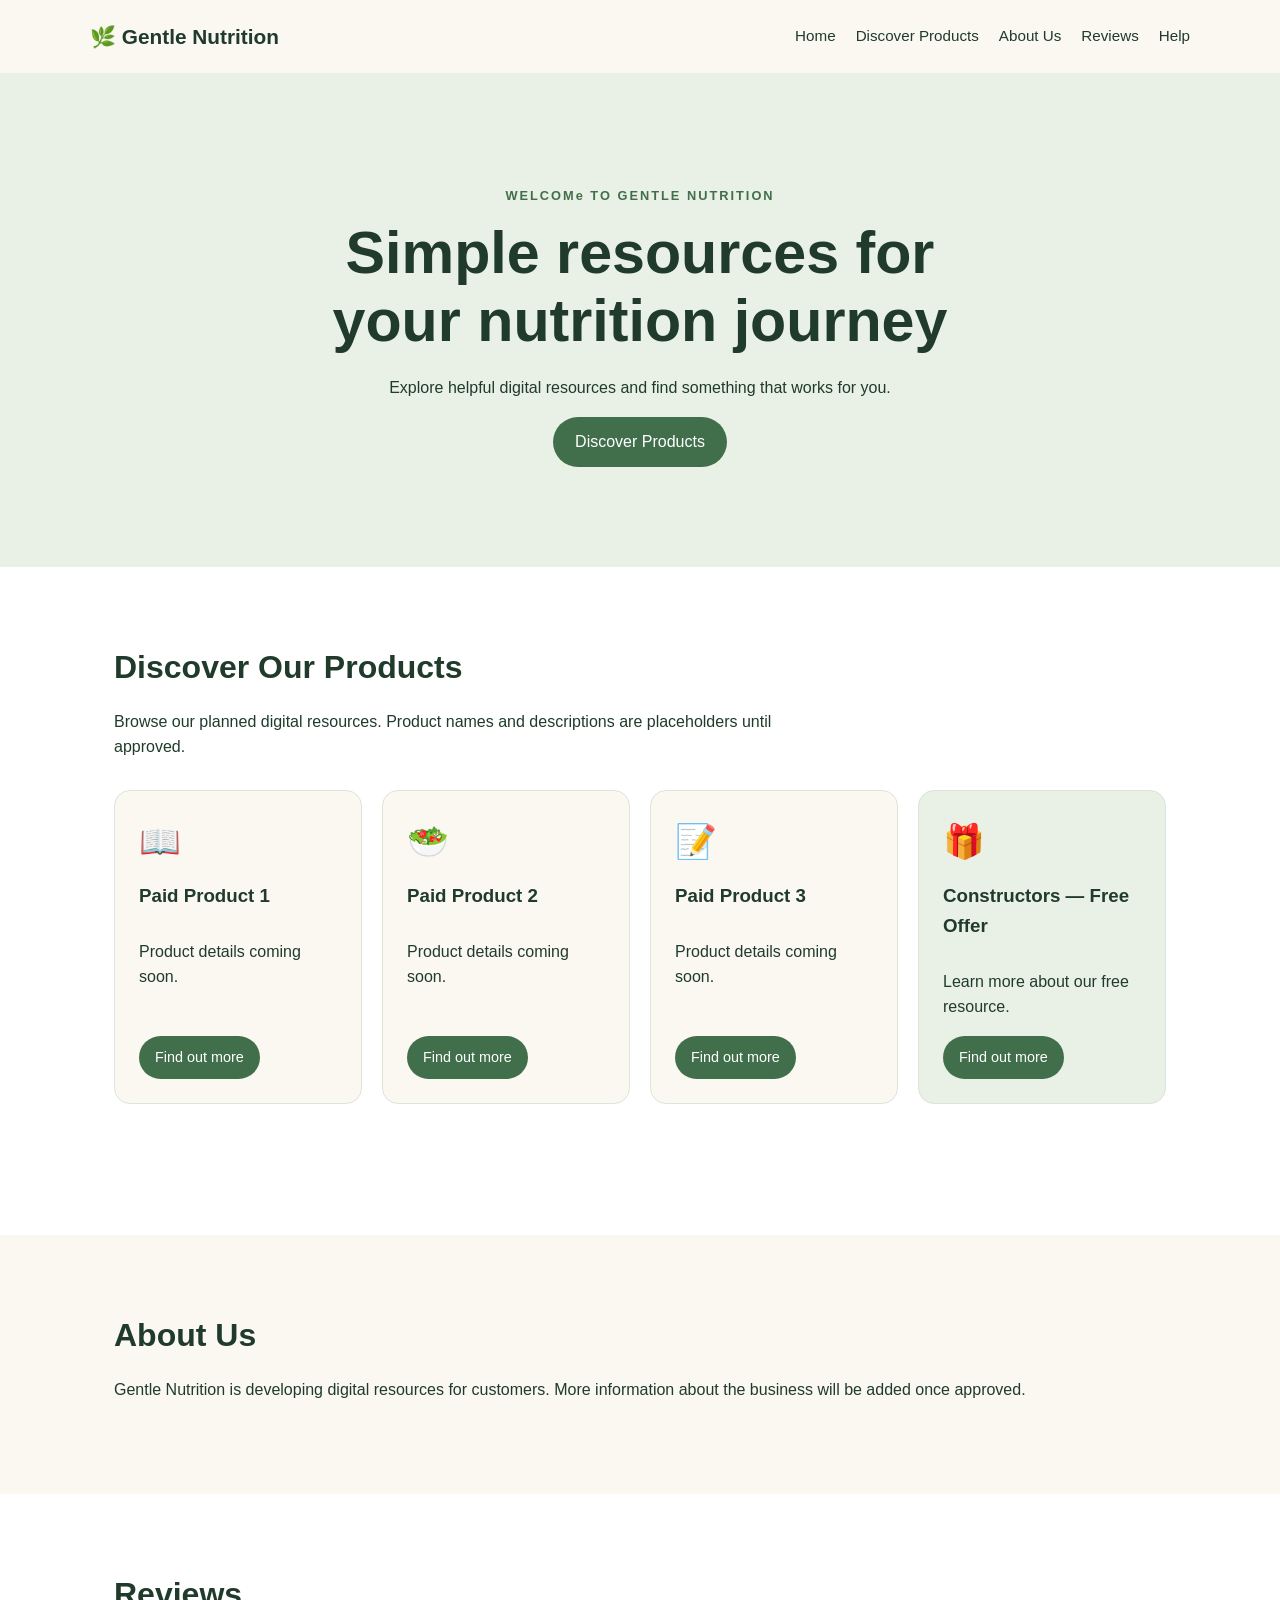
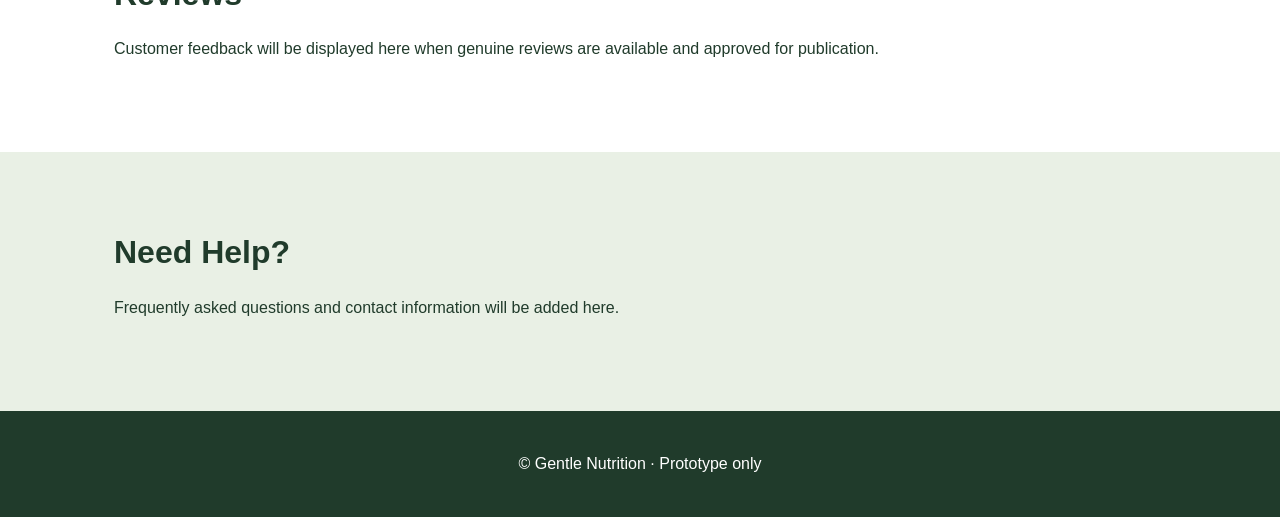
<file: index.html>
<!DOCTYPE html>
<html lang="en">
<head>
  <meta charset="UTF-8">
  <meta name="viewport" content="width=device-width, initial-scale=1.0">
  <title>Gentle Nutrition | Home</title>
  <link rel="stylesheet" href="style.css">
  <script src="script.js"></script>
</head>
<body>
  <header class="site-header">
    <a class="brand" href="#home">🌿 Gentle Nutrition</a>
    <button class="menu-toggle" aria-expanded="false" aria-controls="main-nav">☰ Menu</button>
    <nav id="main-nav" aria-label="Main navigation">
      <a href="#home">Home</a>
      <a href="#products">Discover Products</a>
      <a href="#about">About Us</a>
      <a href="#reviews">Reviews</a>
      <a href="#help">Help</a>
    </nav>
  </header>

  <main>
    <section class="hero" id="home">
      <div class="container">
        <p class="eyebrow">WELCOMe TO GENTLE NUTRITION</p>
        <h1>Simple resources for your nutrition journey</h1>
        <p>Explore helpful digital resources and find something that works for you.</p>
        <a class="button" href="#products">Discover Products</a>
      </div>
    </section>

    <section class="section container" id="products">
      <h2>Discover Our Products</h2>
      <p class="section-intro">Browse our planned digital resources. Product names and descriptions are placeholders until approved.</p>

      <div class="product-grid">
        <article class="product-card">
          <span class="card-icon">📖</span>
          <h3>Paid Product 1</h3>
          <p>Product details coming soon.</p>
          <button class="product-button" data-product="Paid Product 1">Find out more</button>
        </article>

        <article class="product-card">
          <span class="card-icon">🥗</span>
          <h3>Paid Product 2</h3>
          <p>Product details coming soon.</p>
          <button class="product-button" data-product="Paid Product 2">Find out more</button>
        </article>

        <article class="product-card">
          <span class="card-icon">📝</span>
          <h3>Paid Product 3</h3>
          <p>Product details coming soon.</p>
          <button class="product-button" data-product="Paid Product 3">Find out more</button>
        </article>

        <article class="product-card free">
          <span class="card-icon">🎁</span>
          <h3>Constructors — Free Offer</h3>
          <p>Learn more about our free resource.</p>
          <button class="product-button" data-product="Constructors — Free Offer">Find out more</button>
        </article>
      </div>

      <p id="product-message" class="message" role="status" aria-live="polite"></p>
    </section>

    <section class="section about-section" id="about">
      <div class="container">
        <h2>About Us</h2>
        <p>Gentle Nutrition is developing digital resources for customers. More information about the business will be added once approved.</p>
      </div>
    </section>

    <section class="section container" id="reviews">
      <h2>Reviews</h2>
      <p>Customer feedback will be displayed here when genuine reviews are available and approved for publication.</p>
    </section>

    <section class="section help-section" id="help">
      <div class="container">
        <h2>Need Help?</h2>
        <p>Frequently asked questions and contact information will be added here.</p>
      </div>
    </section>
  </main>

  <footer>
    <p>© <span id="year"></span> Gentle Nutrition · Prototype only</p>
  </footer>
</body>
</html>
</file>
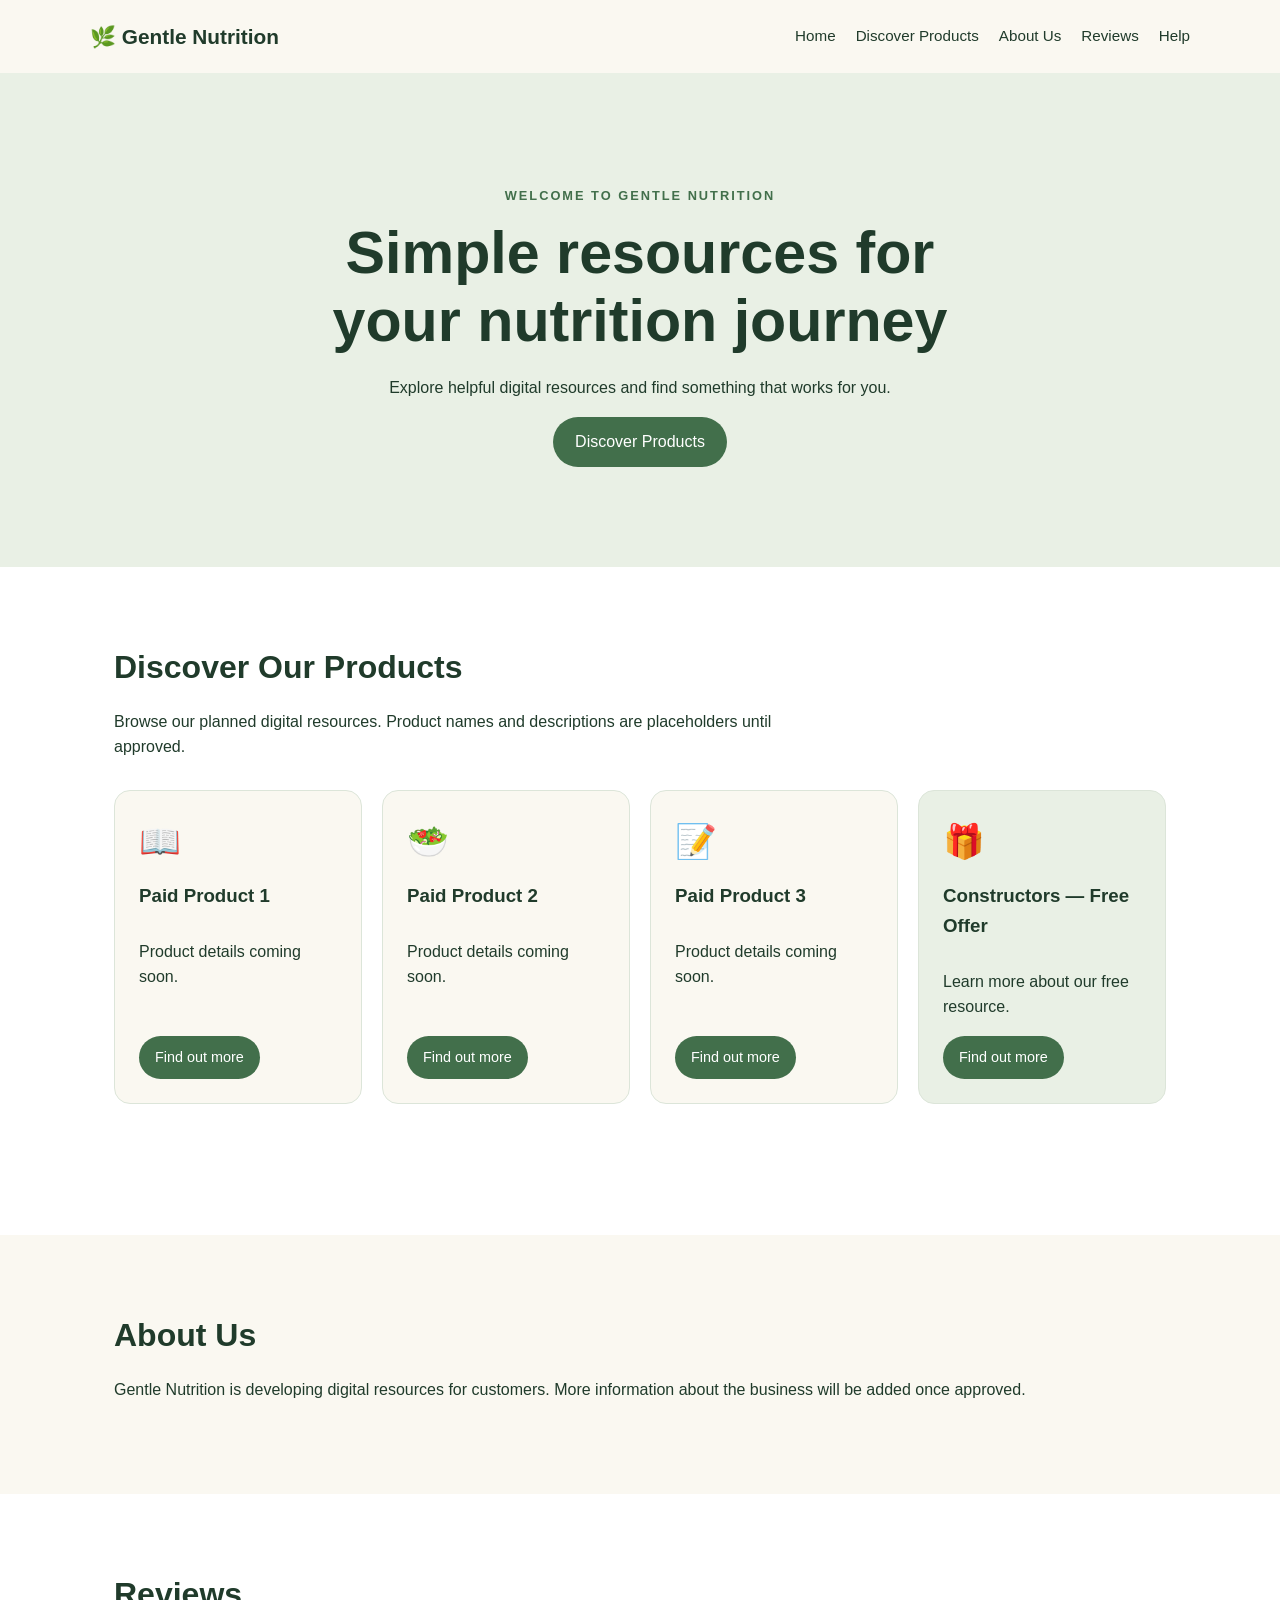
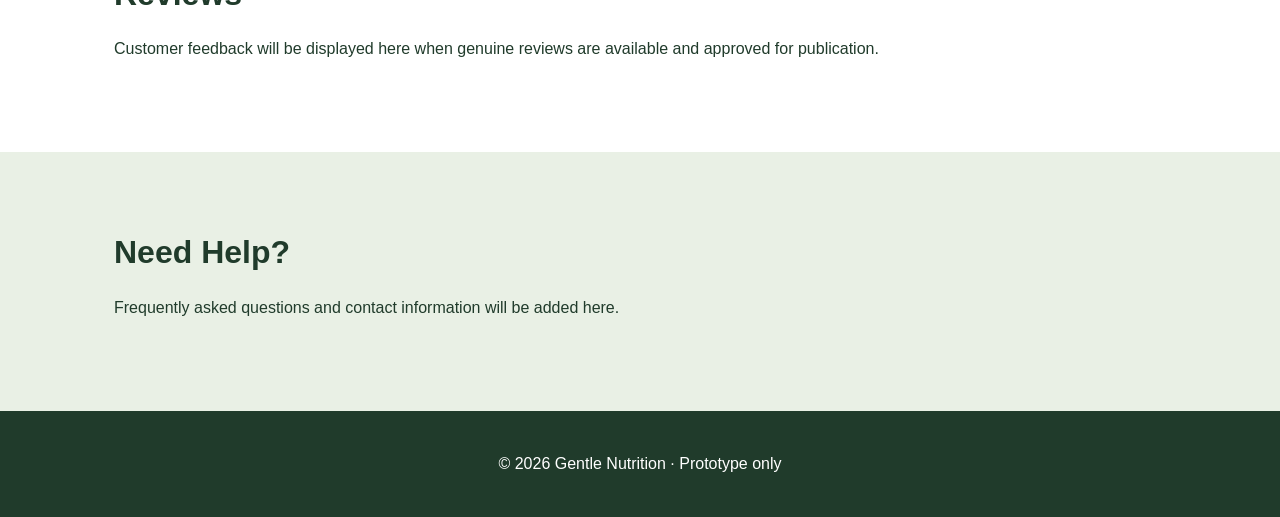
<file: demo-index.html>
<!DOCTYPE html>
<html lang="en">
<head>
  <meta charset="UTF-8">
  <meta name="viewport" content="width=device-width, initial-scale=1.0">
  <title>Gentle Nutrition | Home</title>
  <link rel="stylesheet" href="demo-style.css">
  <script src="demo-script.js" defer></script>
</head>
<body>
  <header class="site-header">
    <a class="brand" href="#home">🌿 Gentle Nutrition</a>
    <button class="menu-toggle" aria-expanded="false" aria-controls="main-nav">☰ Menu</button>
    <nav id="main-nav" aria-label="Main navigation">
      <a href="#home">Home</a>
      <a href="#products">Discover Products</a>
      <a href="#about">About Us</a>
      <a href="#reviews">Reviews</a>
      <a href="#help">Help</a>
    </nav>
  </header>

  <main>
    <section class="hero" id="home">
      <div class="container">
        <p class="eyebrow">WELCOME TO GENTLE NUTRITION</p>
        <h1>Simple resources for your nutrition journey</h1>
        <p>Explore helpful digital resources and find something that works for you.</p>
        <a class="button" href="#products">Discover Products</a>
      </div>
    </section>

    <section class="section container" id="products">
      <h2>Discover Our Products</h2>
      <p class="section-intro">Browse our planned digital resources. Product names and descriptions are placeholders until approved.</p>

      <div class="product-grid">
        <article class="product-card">
          <span class="card-icon">📖</span>
          <h3>Paid Product 1</h3>
          <p>Product details coming soon.</p>
          <button class="product-button" data-product="Paid Product 1">Find out more</button>
        </article>

        <article class="product-card">
          <span class="card-icon">🥗</span>
          <h3>Paid Product 2</h3>
          <p>Product details coming soon.</p>
          <button class="product-button" data-product="Paid Product 2">Find out more</button>
        </article>

        <article class="product-card">
          <span class="card-icon">📝</span>
          <h3>Paid Product 3</h3>
          <p>Product details coming soon.</p>
          <button class="product-button" data-product="Paid Product 3">Find out more</button>
        </article>

        <article class="product-card free">
          <span class="card-icon">🎁</span>
          <h3>Constructors — Free Offer</h3>
          <p>Learn more about our free resource.</p>
          <button class="product-button" data-product="Constructors — Free Offer">Find out more</button>
        </article>
      </div>

      <p id="product-message" class="message" role="status" aria-live="polite"></p>
    </section>

    <section class="section about-section" id="about">
      <div class="container">
        <h2>About Us</h2>
        <p>Gentle Nutrition is developing digital resources for customers. More information about the business will be added once approved.</p>
      </div>
    </section>

    <section class="section container" id="reviews">
      <h2>Reviews</h2>
      <p>Customer feedback will be displayed here when genuine reviews are available and approved for publication.</p>
    </section>

    <section class="section help-section" id="help">
      <div class="container">
        <h2>Need Help?</h2>
        <p>Frequently asked questions and contact information will be added here.</p>
      </div>
    </section>
  </main>

  <footer>
    <p>© <span id="year"></span> Gentle Nutrition · Prototype only</p>
  </footer>
</body>
</html>
</file>
<file: style.css>
:root {
    --green: #426f4b;
    --dark: #203b2b;
    --cream: #faf8f1;
    --pale: #e9f0e5;
    --border: #dce5d9;
}

* {
    box-sizing: border-box;
}

html {
    scroll-behavior: smooth;
}

body {
    margin: 0;
    font-family: Arial, Helvetica, sans-serif;
    color: var(--dark);
    background: #fff;
    line-height: 1.6;
}

a {
    color: inherit;
}

.container {
    max-width: 1100px;
    margin: auto;
    padding-left: 24px;
    padding-right: 24px;
}

.site-header {
    display: flex;
    justify-content: space-between;
    align-items: center;
    gap: 20px;
    padding: 20px max(24px, calc((100vw - 1100px)/2));
    background: var(--cream);
}

.brand {
    font-size: 1.3rem;
    font-weight: 700;
    text-decoration: none;
}

nav {
    display: flex;
    flex-wrap: wrap;
    gap: 20px;
}

nav a {
    text-decoration: none;
    font-size: .95rem;
}

nav a:hover,
nav a:focus-visible {
    text-decoration: underline;
}

.menu-toggle {
    display: none;
}

.hero {
    background: var(--pale);
    text-align: center;
    padding: 100px 0;
}

.hero .container {
    max-width: 760px;
}

.eyebrow {
    letter-spacing: 2px;
    font-weight: bold;
    font-size: .8rem;
    color: var(--green);
}

h1 {
    font-size: clamp(2.1rem, 5vw, 3.7rem);
    line-height: 1.15;
    margin: 12px 0 20px;
}

h2 {
    font-size: 2rem;
    margin: 0 0 14px;
}

h3 {
    margin: 12px 0;
}

.button,
.product-button {
    display: inline-block;
    background: var(--green);
    color: white;
    border: 0;
    border-radius: 28px;
    padding: 12px 22px;
    font: inherit;
    cursor: pointer;
    text-decoration: none;
}

.button:hover,
.product-button:hover {
    background: #315839;
}

.section {
    padding-top: 75px;
    padding-bottom: 75px;
}

.section-intro {
    max-width: 700px;
    margin-bottom: 30px;
}

.product-grid {
    display: grid;
    grid-template-columns: repeat(4, minmax(0, 1fr));
    gap: 20px;
}

.product-card {
    background: var(--cream);
    border: 1px solid var(--border);
    border-radius: 16px;
    padding: 24px;
    display: flex;
    flex-direction: column;
    align-items: flex-start;
}

.product-card.free {
    background: var(--pale);
}

.product-card p {
    flex: 1;
}

.card-icon {
    font-size: 2.1rem;
}

.product-button {
    font-size: .9rem;
    padding: 10px 16px;
}

.message {
    min-height: 24px;
    color: var(--green);
    font-weight: bold;
}

.about-section {
    background: var(--cream);
}

.help-section {
    background: var(--pale);
}

footer {
    text-align: center;
    padding: 24px;
    background: var(--dark);
    color: white;
}

@media(max-width:850px) {
    .product-grid {
        grid-template-columns: repeat(2, minmax(0, 1fr));
    }
}

@media(max-width:650px) {
    .site-header {
        flex-wrap: wrap;
    }

    .menu-toggle {
        display: block;
        margin-left: auto;
        padding: 8px 12px;
        border: 1px solid var(--green);
        background: white;
        border-radius: 8px;
    }

    nav {
        display: none;
        width: 100%;
        flex-direction: column;
        gap: 12px;
    }

    nav.open {
        display: flex;
    }

    .product-grid {
        grid-template-columns: 1fr;
    }

    .hero {
        padding: 70px 0;
    }
}
</file>
<file: demo-style.css>
:root {
    --green: #426f4b;
    --dark: #203b2b;
    --cream: #faf8f1;
    --pale: #e9f0e5;
    --border: #dce5d9;
}

* {
    box-sizing: border-box;
}

html {
    scroll-behavior: smooth;
}

body {
    margin: 0;
    font-family: Arial, Helvetica, sans-serif;
    color: var(--dark);
    background: #fff;
    line-height: 1.6;
}

a {
    color: inherit;
}

.container {
    max-width: 1100px;
    margin: auto;
    padding-left: 24px;
    padding-right: 24px;
}

.site-header {
    display: flex;
    justify-content: space-between;
    align-items: center;
    gap: 20px;
    padding: 20px max(24px, calc((100vw - 1100px)/2));
    background: var(--cream);
}

.brand {
    font-size: 1.3rem;
    font-weight: 700;
    text-decoration: none;
}

nav {
    display: flex;
    flex-wrap: wrap;
    gap: 20px;
}

nav a {
    text-decoration: none;
    font-size: .95rem;
}

nav a:hover,
nav a:focus-visible {
    text-decoration: underline;
}

.menu-toggle {
    display: none;
}

.hero {
    background: var(--pale);
    text-align: center;
    padding: 100px 0;
}

.hero .container {
    max-width: 760px;
}

.eyebrow {
    letter-spacing: 2px;
    font-weight: bold;
    font-size: .8rem;
    color: var(--green);
}

h1 {
    font-size: clamp(2.1rem, 5vw, 3.7rem);
    line-height: 1.15;
    margin: 12px 0 20px;
}

h2 {
    font-size: 2rem;
    margin: 0 0 14px;
}

h3 {
    margin: 12px 0;
}

.button,
.product-button {
    display: inline-block;
    background: var(--green);
    color: white;
    border: 0;
    border-radius: 28px;
    padding: 12px 22px;
    font: inherit;
    cursor: pointer;
    text-decoration: none;
}

.button:hover,
.product-button:hover {
    background: #315839;
}

.section {
    padding-top: 75px;
    padding-bottom: 75px;
}

.section-intro {
    max-width: 700px;
    margin-bottom: 30px;
}

.product-grid {
    display: grid;
    grid-template-columns: repeat(4, minmax(0, 1fr));
    gap: 20px;
}

.product-card {
    background: var(--cream);
    border: 1px solid var(--border);
    border-radius: 16px;
    padding: 24px;
    display: flex;
    flex-direction: column;
    align-items: flex-start;
}

.product-card.free {
    background: var(--pale);
}

.product-card p {
    flex: 1;
}

.card-icon {
    font-size: 2.1rem;
}

.product-button {
    font-size: .9rem;
    padding: 10px 16px;
}

.message {
    min-height: 24px;
    color: var(--green);
    font-weight: bold;
}

.about-section {
    background: var(--cream);
}

.help-section {
    background: var(--pale);
}

footer {
    text-align: center;
    padding: 24px;
    background: var(--dark);
    color: white;
}

@media(max-width:850px) {
    .product-grid {
        grid-template-columns: repeat(2, minmax(0, 1fr));
    }
}

@media(max-width:650px) {
    .site-header {
        flex-wrap: wrap;
    }

    .menu-toggle {
        display: block;
        margin-left: auto;
        padding: 8px 12px;
        border: 1px solid var(--green);
        background: white;
        border-radius: 8px;
    }

    nav {
        display: none;
        width: 100%;
        flex-direction: column;
        gap: 12px;
    }

    nav.open {
        display: flex;
    }

    .product-grid {
        grid-template-columns: 1fr;
    }

    .hero {
        padding: 70px 0;
    }
}
</file>
